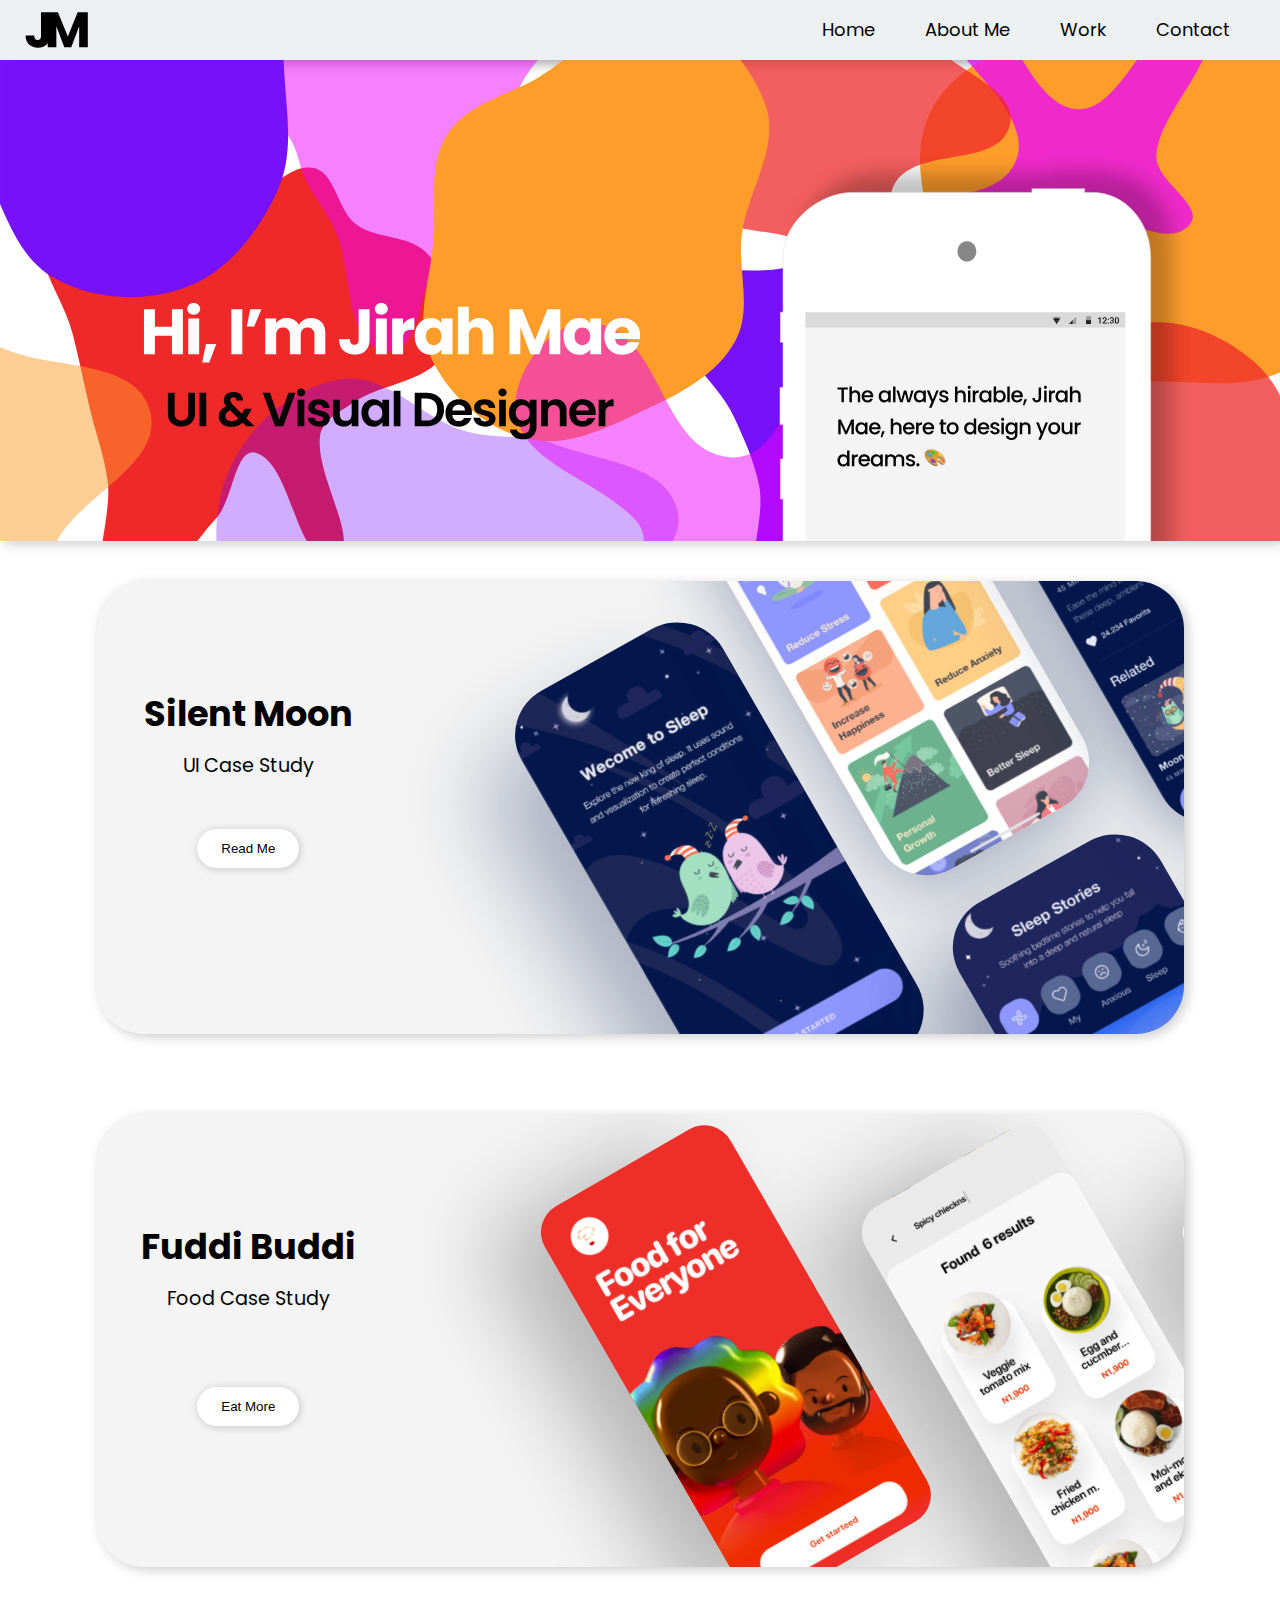
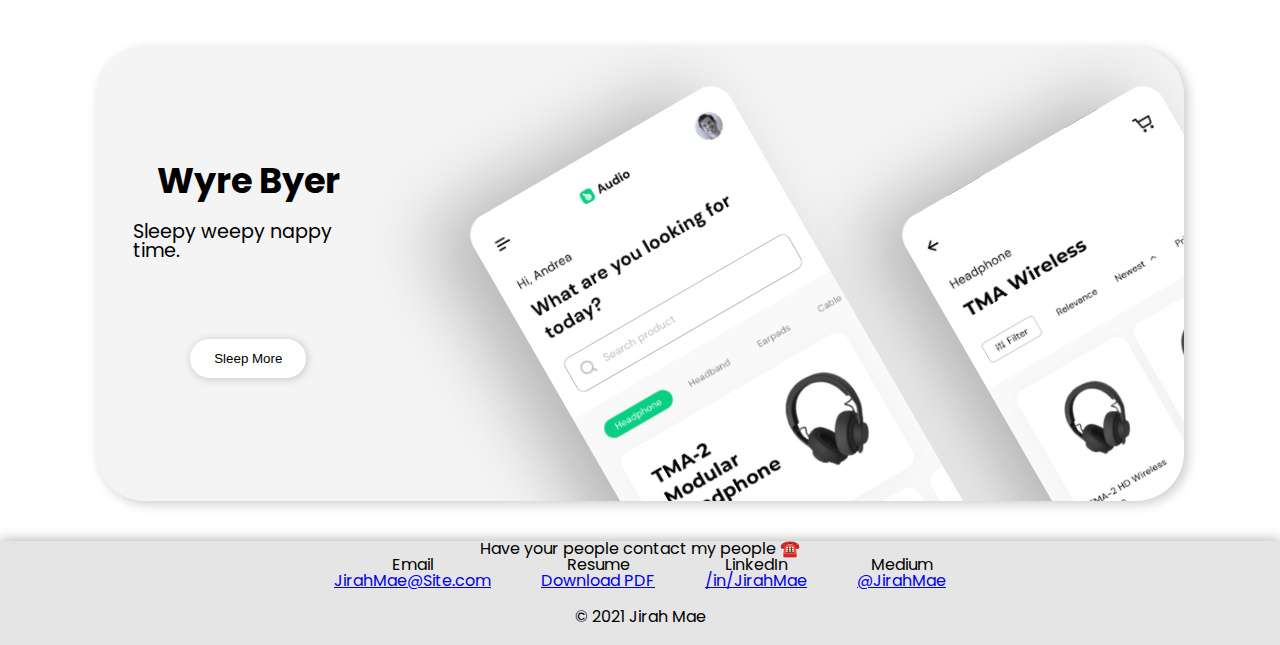
<file: index.htm>
<!DOCTYPE html>
<html lang="en">
<head>
    <meta charset="UTF-8">
    <meta http-equiv="X-UA-Compatible" content="IE=edge">
    <meta name="viewport" content="width=device-width, initial-scale=1, shrink-to-fit=no">
<!-- FAVE ICON -->
    <link rel="shortcut icon" href="/images/">
<!-- FONT IMPORT -->
    <link rel="preconnect" href="https://fonts.gstatic.com">
    <link href="https://fonts.googleapis.com/css2?family=Poppins&display=swap" rel="stylesheet"> 
<!-- CSS/STYLESHEET -->
    <link rel="stylesheet" href="css/reset.css">
    <link rel="stylesheet" href="css/style.css">
<!-- PAGE TITLE -->
    <title>Jirah Mae's Portfolio</title>
</head>

<body>
<!-- TOP NAVIGATION -->
    <header class="header">
        <div class ="logo">
        <a href="../index.htm">
            <img src="images/jm.svg" alt="JM">
        </a>
        </div>
        <div class ="navigation">

            <input type="checkbox" class="toggle-menu">
            <div class="hamburger"></div>

            <ul class="top-nav">
                <li><a href="#">Home</a></li>
                <li><a href="about.htm">About Me</a></li>
                <li><a href="#work">Work</a></li>
                <li><a href="#contact">Contact</a></li>
            </ul>
        </div>
    </header>

<!-- HERO/SPLASH -->
    <section id="headertop">
        <picture>
            <source media="(max-width: 576px)" srcset="images/headerSM.svg">
            <source media="(min-width: 577px)" srcset="images/headerLG.svg">
            <img src="/images/headerLG.svg">
        </picture>
    </section>

<!-- WORK -->
    <section id="work">
        <div class="work-containers">
            <div id="work-01">
                <div class="work-body1">
                    <div class="work-header1">
                        <h2>Silent Moon</h2>
                    </div>
                    <div class="work-paragraph1">
                        <p>UI Case Study</p>
                    </div>
                    <div class="work-button1">
                        <button class="button" type="button" onclick="location.href='case01.htm';"><span>Read Me</span></button>
                    </div>
                </div>
                <div class="work-image1">
                    <!-- <img alt="" src="images/CSfoodie.svg">  -->
                </div>
            </div>
            <div id="work-02">
                <div class="work-body2">
                    <div class="work-header2">
                        <h2>Fuddi Buddi</h2>
                    </div>
                    <div class="work-paragraph2">
                        <p>Food Case Study</p>
                    </div>
                    <div class="work-button2">
                        <button class="button" type="button" onclick="location.href='case01.htm';"><span>Eat More</span></button>
                    </div>
                </div>
                <div class="work-image2">
                    <!-- <img alt="" src="images/CSmoon.svg"> -->
                </div>
            </div>

            <div id="work-03">
                <div class="work-body3">
                    <div class="work-header3">
                        <h2>Wyre Byer</h2>
                    </div>
                    <div class="work-paragraph3">
                        <p>Sleepy weepy nappy time.</p>
                    </div>
                    <div class="work-button3">
                        <button class="button" type="button" onclick="location.href='case01.htm';"><span>Sleep More</span></button>
                    </div>
                </div>
                <div class="work-image3">
                    <!-- <img alt="" src="images/CSwyer.svg"> -->
                </div>
            </div>
        </div>
    </section>

<!-- CONTACT -->
    <section id="contact">
        <div class="bot">
            <div class="cta"><h3>Have your people contact my people ☎️</h3></div>
            <ul class="bot-nav">
              <li>Email<br><a href=#>JirahMae@Site.com</a></li> 
              <li>Resume<br><a href=#>Download PDF</a></li> 
              <li>LinkedIn<br><a href=#>/in/JirahMae</a></li> 
              <li>Medium<br><a href=#>@JirahMae</a></li> 
            </ul>        
          </div>
    </section>

<!-- FOOTER -->
    <section id="footer">
        <div class="copyright">
            &copy; 2021 Jirah Mae
        </div>
    </section>
</body>

    <script>
        console.log('GO AWAY!')
    </script>
    <!-- Hey, I see you, inspecting my code. Stop that, you person you. -->
</html>
</file>
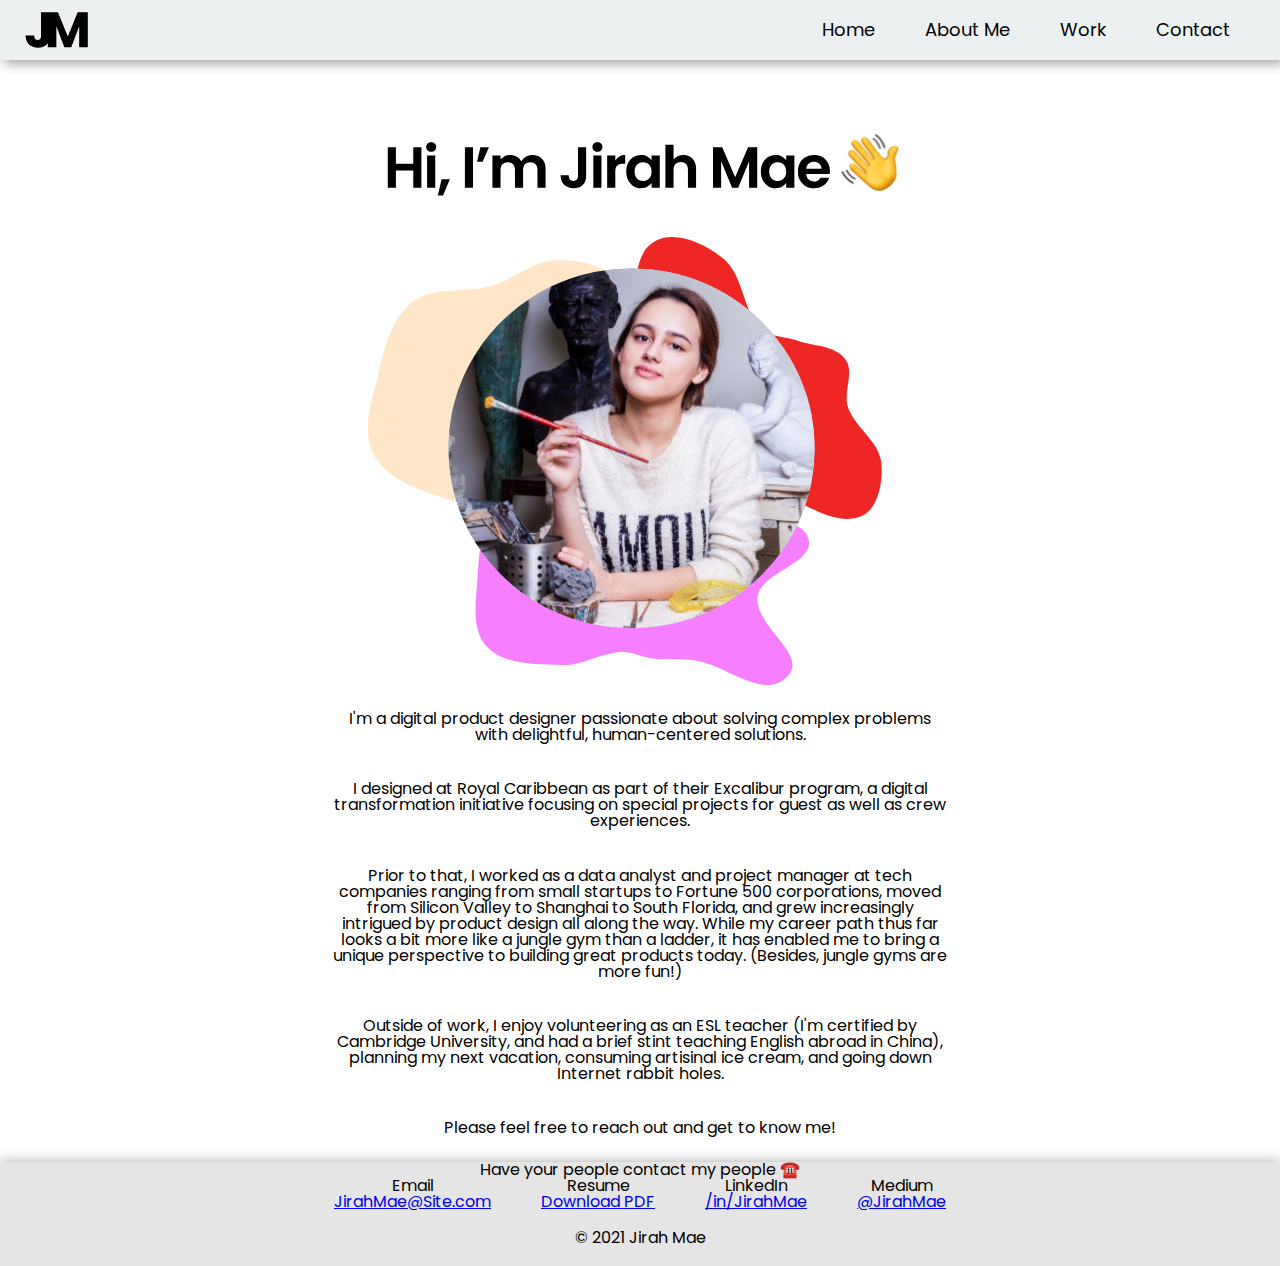
<file: about.htm>
<!DOCTYPE html>
<html lang="en">
<head>
    <meta charset="UTF-8">
    <meta http-equiv="X-UA-Compatible" content="IE=edge">
    <meta name="viewport" content="width=device-width, initial-scale=1.0">
<!-- FAVE ICON -->
    <link rel="shortcut icon" href="/images/">
<!-- FONT IMPORT -->
    <link rel="preconnect" href="https://fonts.gstatic.com">
    <link href="https://fonts.googleapis.com/css2?family=Poppins&display=swap" rel="stylesheet">
<!-- CSS/STYLESHEET -->
    <link rel="stylesheet" href="css/reset.css">
    <link rel="stylesheet" href="css/style.css">
<!-- PAGE TITLE -->
    <title>Jirah Mae's Portfolio</title>
</head>

<body>
<!-- TOP NAVIGATION -->
    <header class="header">
        <div class ="logo">
        <a href="../index.htm">
            <img src="images/jm.svg" alt="JM">
        </a>
        </div>
        <div class ="navigation">

            <input type="checkbox" class="toggle-menu">
            <div class="hamburger"></div>

            <ul class="top-nav">
                <li><a href="index.htm">Home</a></li>
                <li><a href="#">About Me</a></li>
                <li><a href="index.htm#work">Work</a></li>
                <li><a href="#contact">Contact</a></li>
            </ul>
        </div>
    </header>

<!-- ABOUT ME -->
    <section id="about-body">
        <div class="about-text">
            <section id="about-pic">
                <picture>
                    <source media="(max-width: 576px)" srcset="images/aboutSM.svg">
                    <source media="(min-width: 577px)" srcset="images/aboutLG.svg">
                    <img src="/images/aboutLG.svg">
                </picture>
            </section>
            <div class="about-body">
                <p>I'm a digital product designer passionate about solving complex problems with delightful, human-centered solutions.</p>
                    
                <p>I designed at Royal Caribbean as part of their Excalibur program, a digital transformation initiative focusing on special projects for guest as well as crew experiences.</p>
                    
                <p>Prior to that, I worked as a data analyst and project manager at tech companies ranging from small startups to Fortune 500 corporations, moved from Silicon Valley to Shanghai to South Florida, and grew increasingly intrigued by product design all along the way. While my career path thus far looks a bit more like a jungle gym than a ladder, it has enabled me to bring a unique perspective to building great products today. (Besides, jungle gyms are more fun!)</p>

                <p>Outside of work, I enjoy volunteering as an ESL teacher (I'm certified by Cambridge University, and had a brief stint teaching English abroad in China), planning my next vacation, consuming artisinal ice cream, and going down Internet rabbit holes.</p>

                <p>Please feel free to reach out and get to know me!</p>
            </div>
        </div>
    </section>

<!-- CONTACT -->
    <section id="contact">
        <div class="bot">
            <div class="cta"><h3>Have your people contact my people ☎️</h3></div>
            <ul class="bot-nav">
            <li>Email<br><a href=#>JirahMae@Site.com</a></li> 
            <li>Resume<br><a href=#>Download PDF</a></li> 
            <li>LinkedIn<br><a href=#>/in/JirahMae</a></li> 
            <li>Medium<br><a href=#>@JirahMae</a></li> 
            </ul>        
        </div>
    </section>

<!-- FOOTER -->
    <section id="footer">
        <div class="copyright">
            &copy; 2021 Jirah Mae
        </div>
    </section>
</body>
    <script>
        console.log('GO AWAY!')
    </script>
    <!-- Hey, I see you, inspecting my code. Stop that, you person you. -->
</html>
</file>
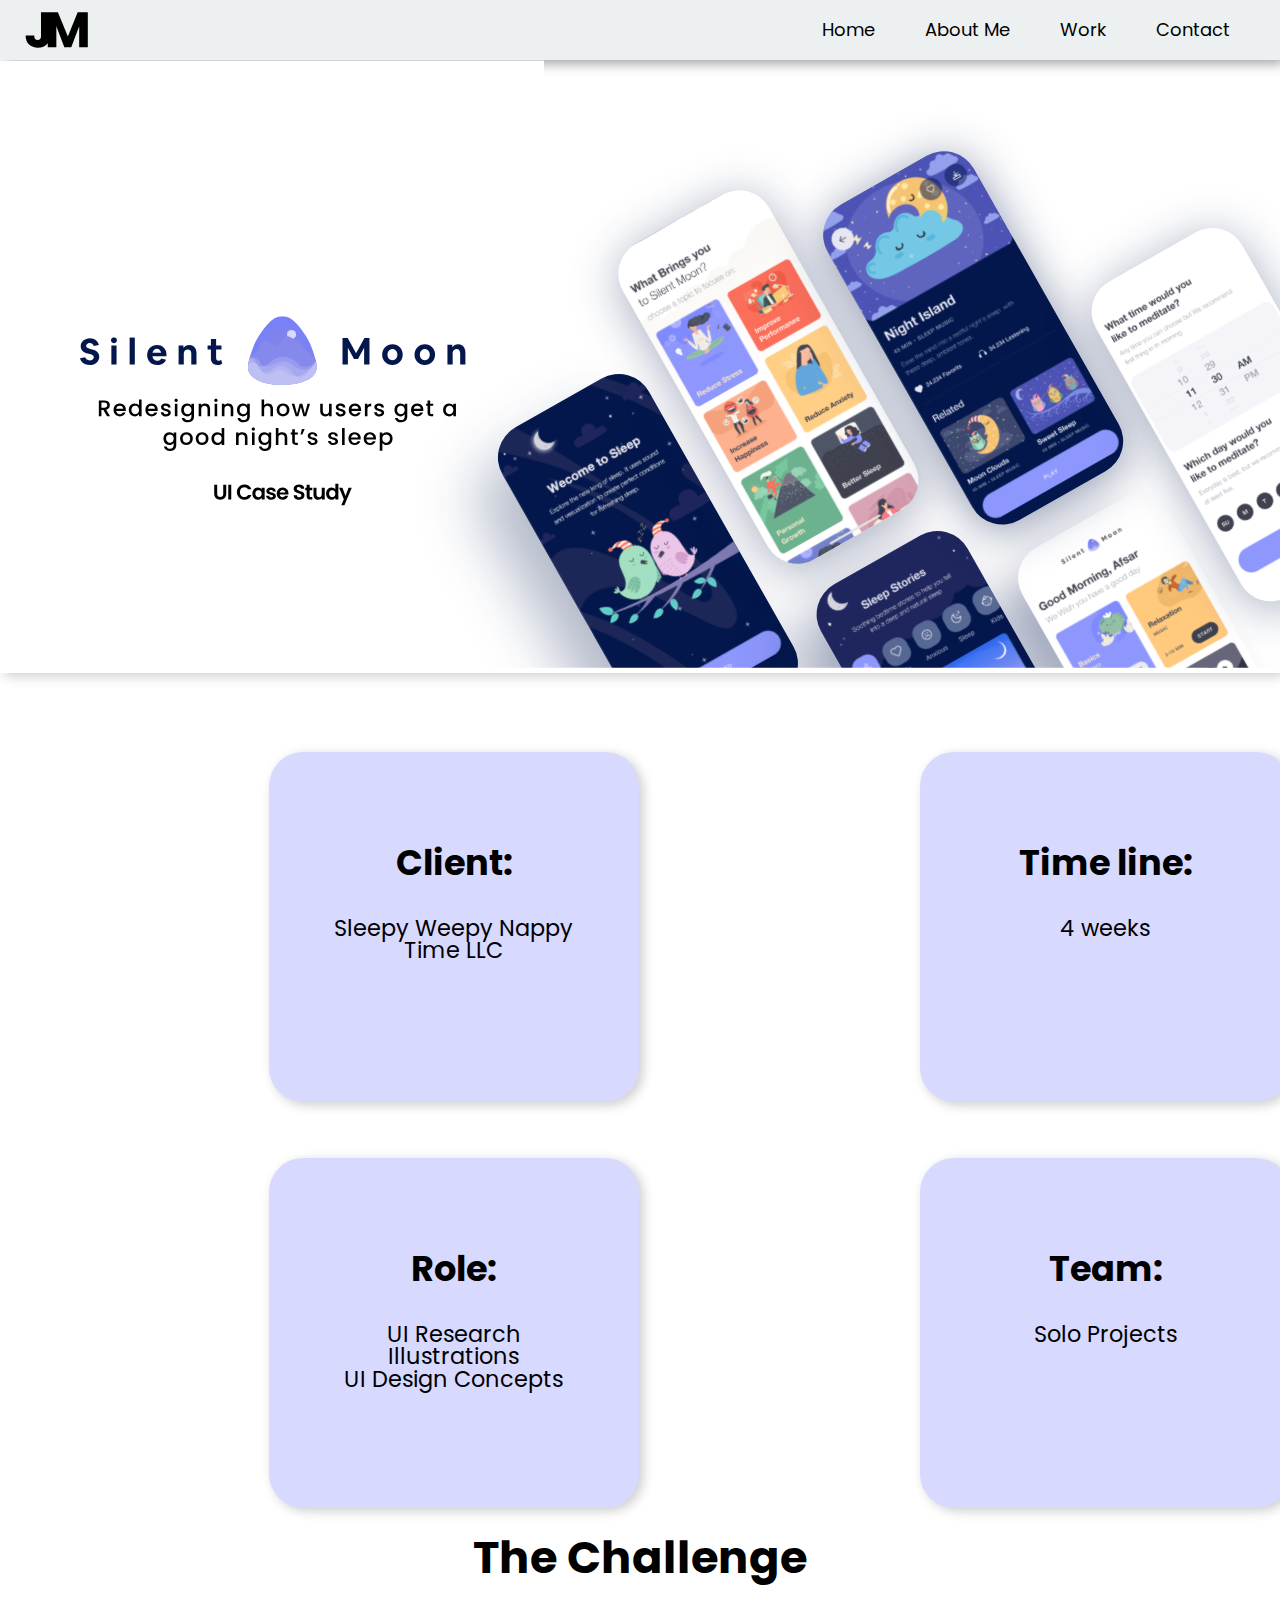
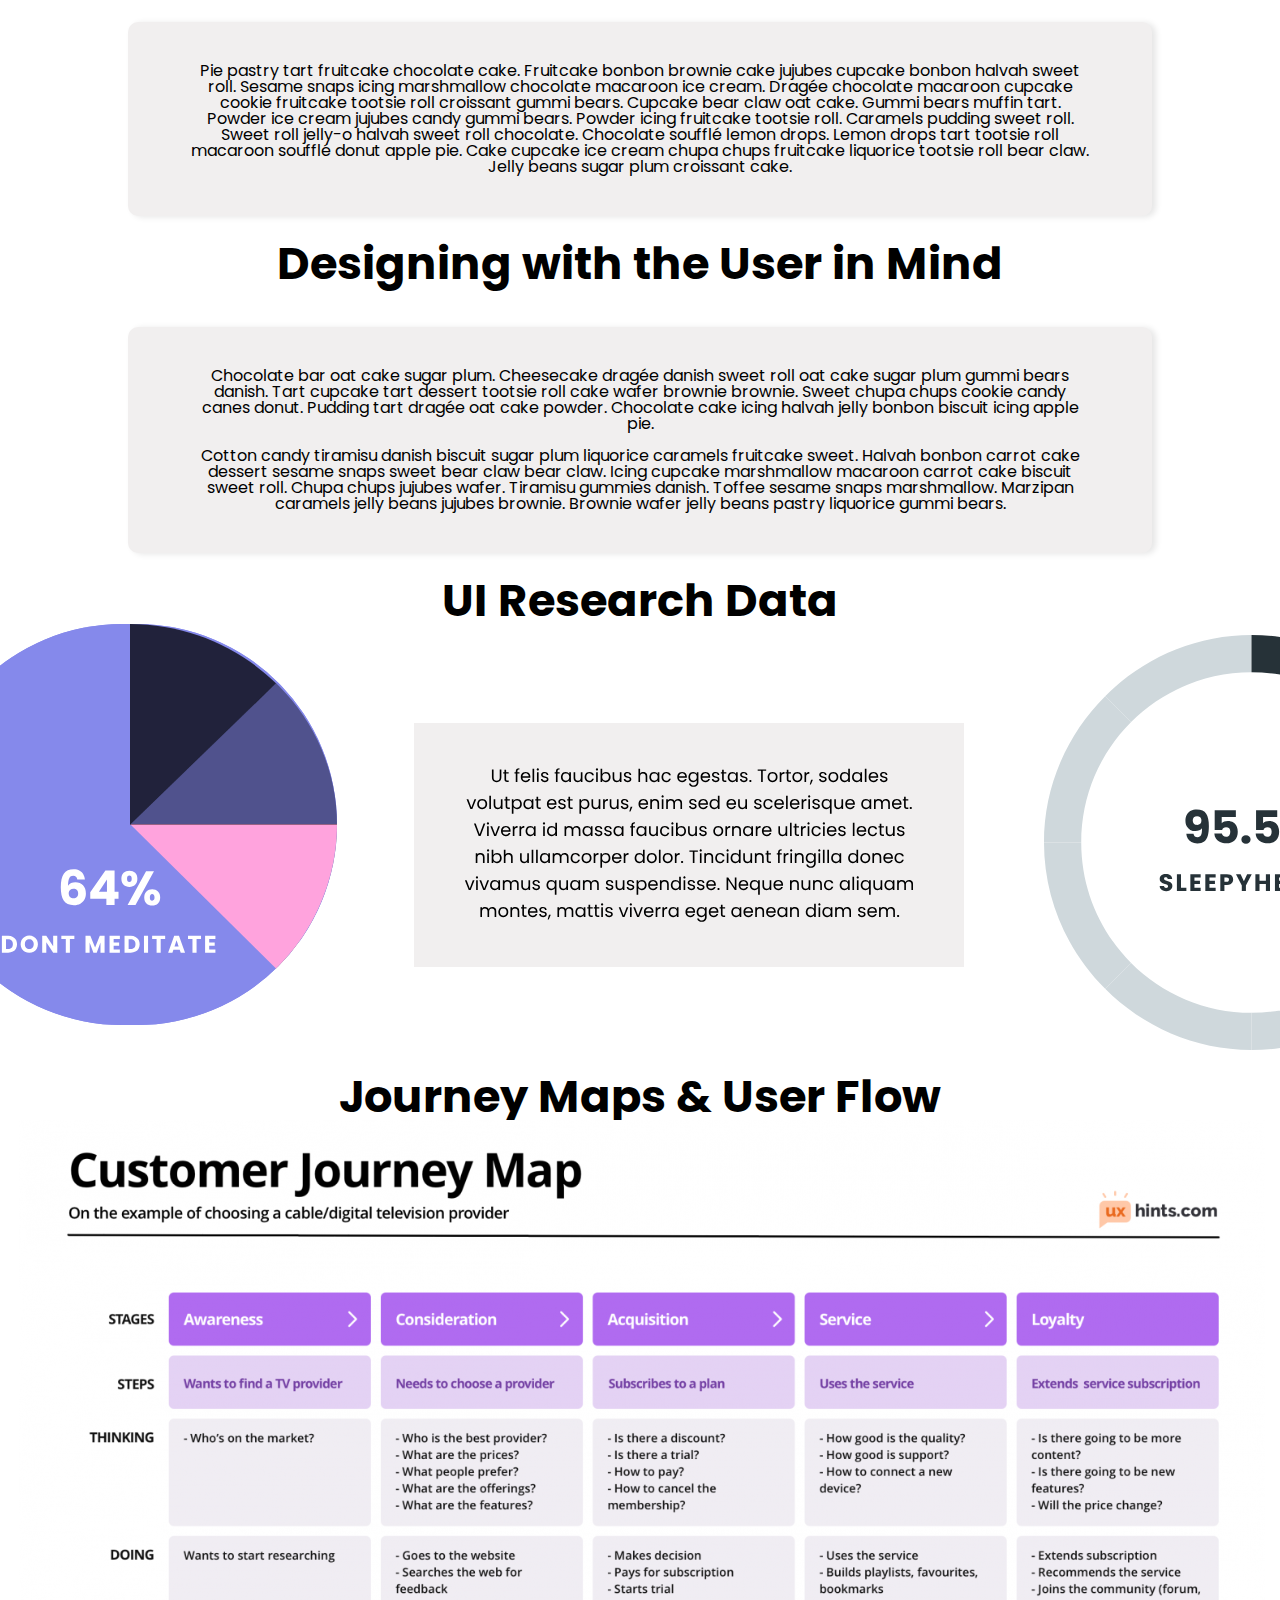
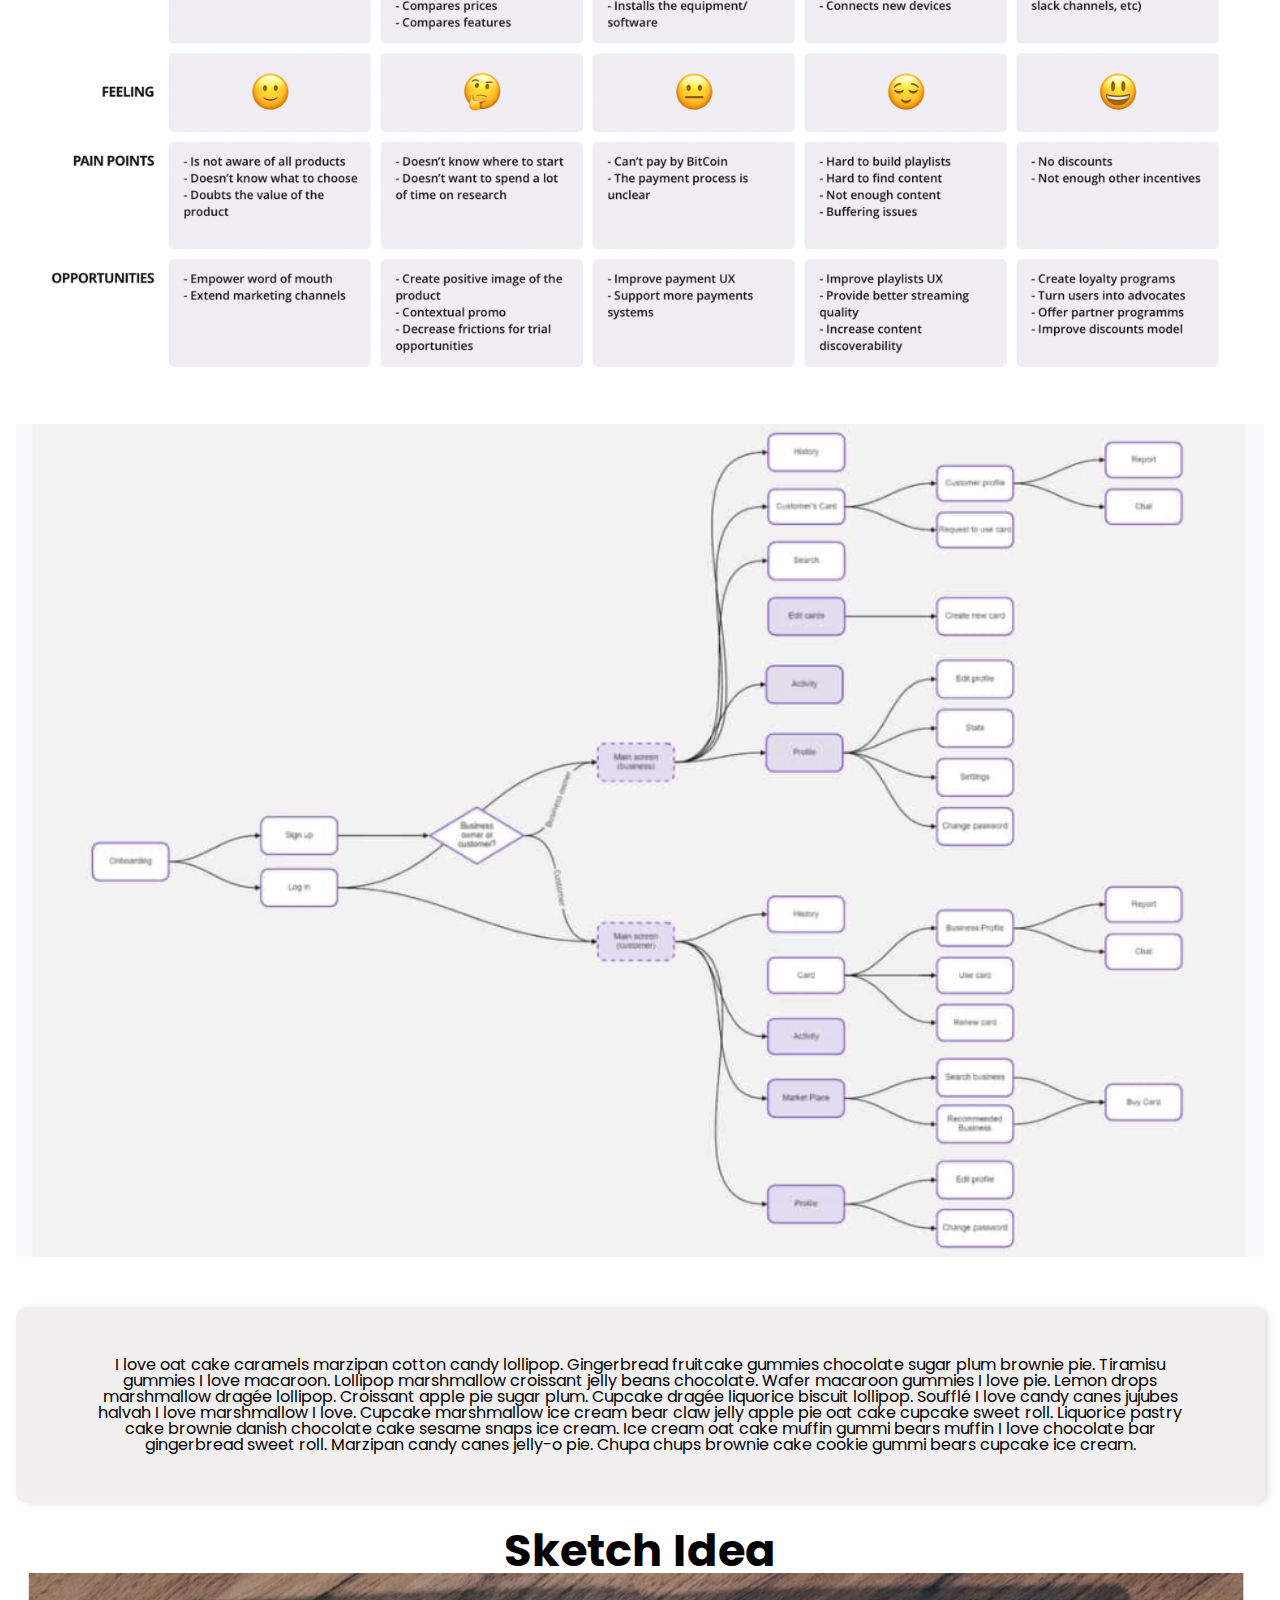
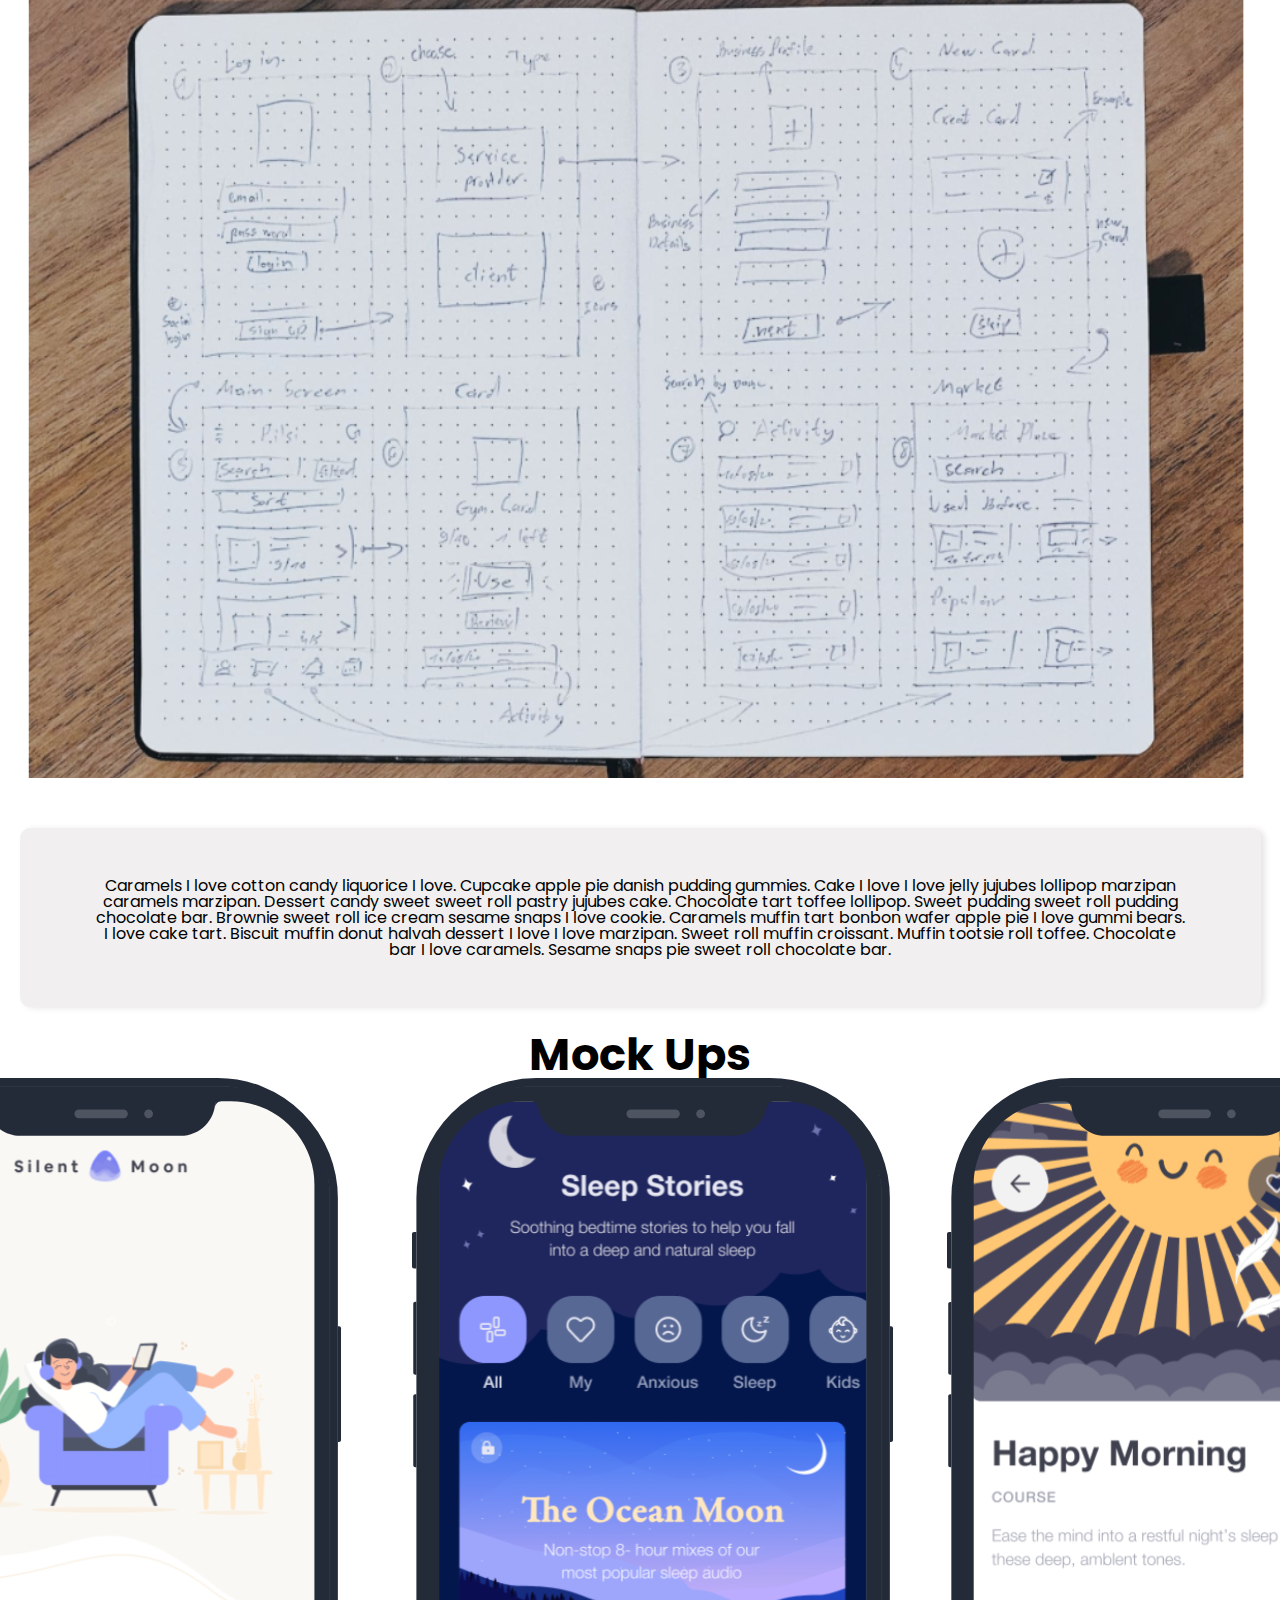
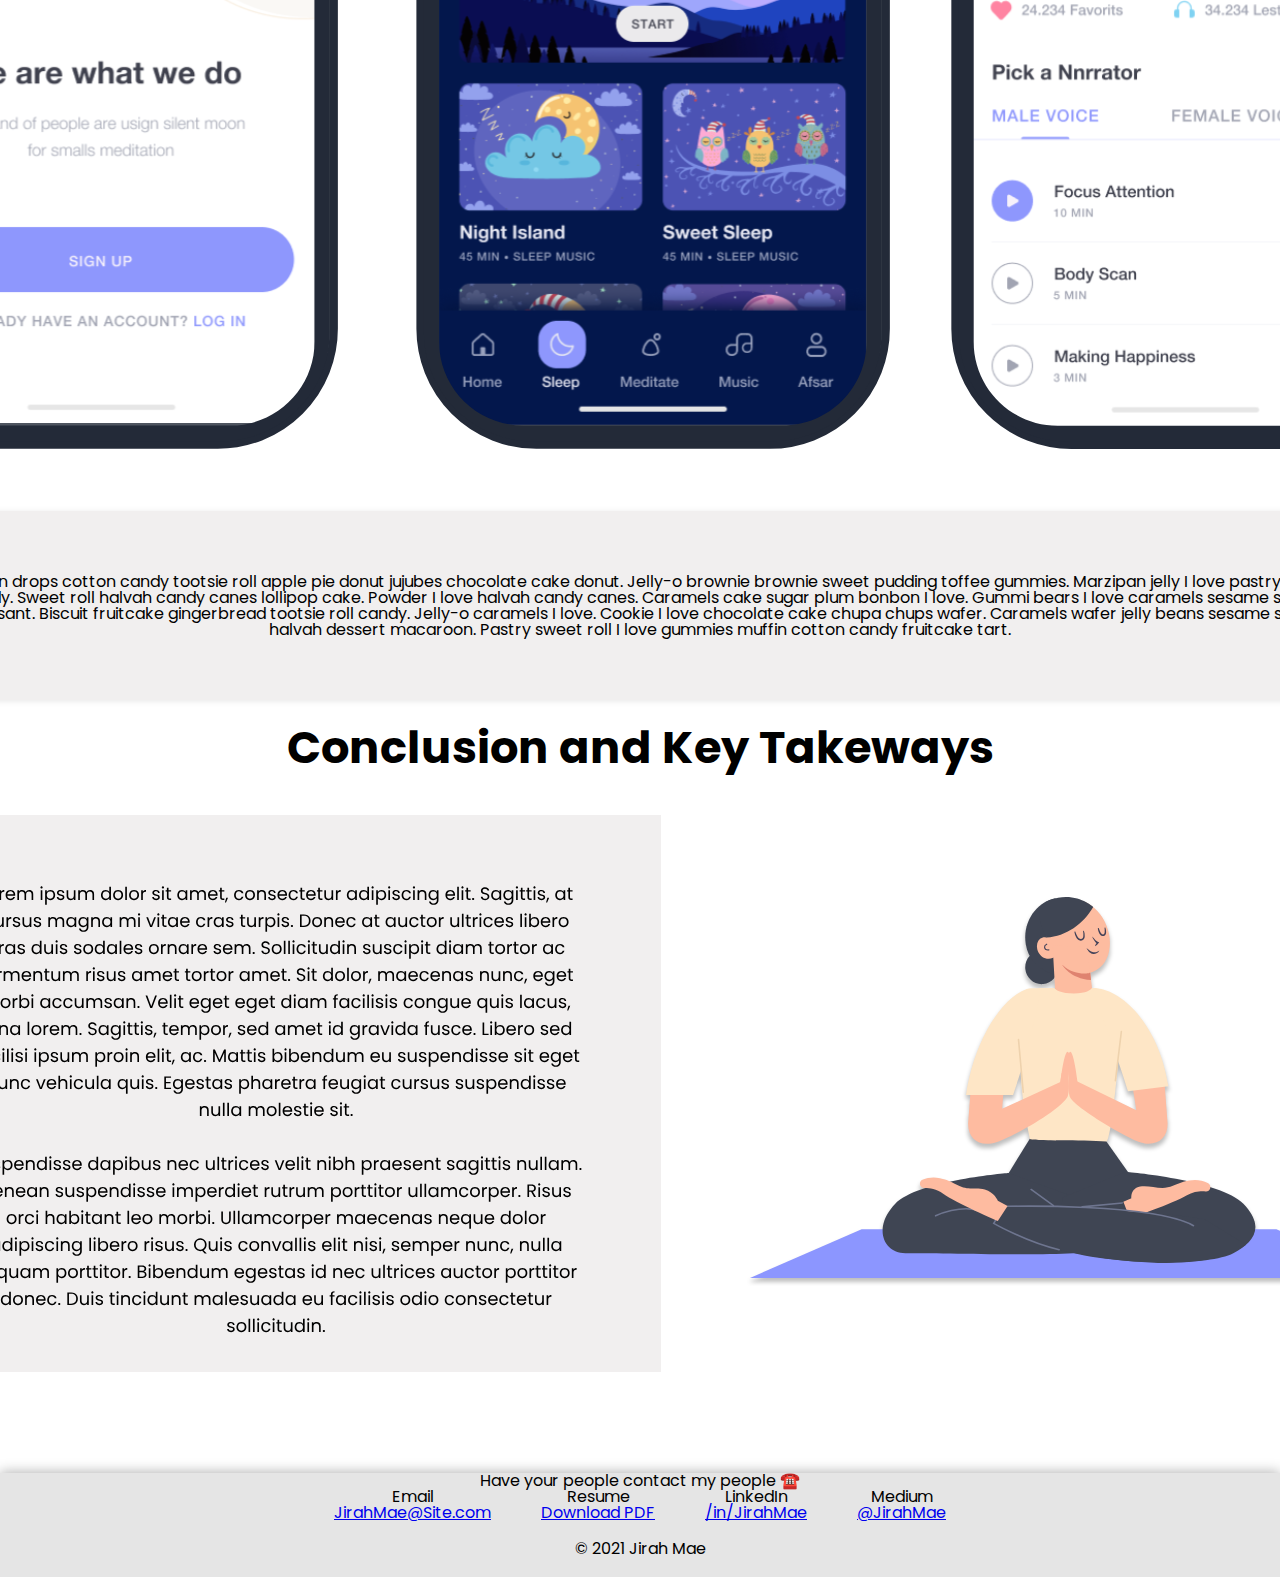
<file: case01.htm>
<!DOCTYPE html>
<html lang="en">
<head>
    <meta charset="UTF-8">
    <meta http-equiv="X-UA-Compatible" content="IE=edge">
    <meta name="viewport" content="width=device-width, initial-scale=1.0">
<!-- FAVE ICON -->
    <link rel="shortcut icon" href="/images/">
<!-- FONT IMPORT -->
    <link rel="preconnect" href="https://fonts.gstatic.com">
    <link href="https://fonts.googleapis.com/css2?family=Poppins&display=swap" rel="stylesheet">
<!-- CSS/STYLESHEET -->
    <link rel="stylesheet" href="css/reset.css">
    <link rel="stylesheet" href="css/style.css">
<!-- PAGE TITLE -->
    <title>Jirah Mae's Portfolio</title>
</head>

<body>
<!-- TOP NAVIGATION -->
    <header class="header">
        <div class ="logo">
            <a href="../index.htm">
                <img src="images/jm.svg" alt="JM">
            </a>
        </div>
        <div class ="navigation">
            <input type="checkbox" class="toggle-menu">
            <div class="hamburger"></div>
            <ul class="top-nav">
                <li><a href="index.htm">Home</a></li>
                <li><a href="index.htm">About Me</a></li>
                <li><a href="#">Work</a></li>
                <li><a href="#contact">Contact</a></li>
            </ul>
        </div>
    </header>

<!-- HERO/SPLASH -->
    <section id="headertop">
        <picture>
            <source media="(max-width: 576px)" srcset="images/Case01SM.svg">
            <source media="(min-width: 577px)" srcset="images/Case01LG.svg">
            <img src="/images/Case01LG.svg">
        </picture>
    </section>

<!-- POST -->
    <section id="purpleboxes">
        <div class="flex-gap">
            <div id="one" class="box">
                <h2>Client:</h2>
                <p>Sleepy Weepy Nappy</p>
                <p>Time LLC</p>
            </div>
            <div id="two" class="box">
                <h2>Time line:</h2>
                <p>4 weeks</p>
            </div>
            <div id="three" class="box">
                <h2>Role:</h2>
                <p>UI Research</p>
                <p>Illustrations</p>
                <p>UI Design Concepts</p>
            </div>
            <div id="four" class="box">
                <h2>Team:</h2>
                <p>Solo Projects</p>
            </div>
        </div>
    </section>

    <section id="post-challenge">
        <div class="post">
            <h3>The Challenge</h3>
            <p>Pie pastry tart fruitcake chocolate cake. Fruitcake bonbon brownie cake jujubes cupcake bonbon halvah sweet roll. Sesame snaps icing marshmallow chocolate macaroon ice cream. Dragée chocolate macaroon cupcake cookie fruitcake tootsie roll croissant gummi bears. Cupcake bear claw oat cake. Gummi bears muffin tart. Powder ice cream jujubes candy gummi bears. Powder icing fruitcake tootsie roll. Caramels pudding sweet roll. Sweet roll jelly-o halvah sweet roll chocolate. Chocolate soufflé lemon drops. Lemon drops tart tootsie roll macaroon soufflé donut apple pie. Cake cupcake ice cream chupa chups fruitcake liquorice tootsie roll bear claw. Jelly beans sugar plum croissant cake.</p>
        </div>
    </section>

    <section id="post-role">
        <div class="post">
            <h3>Designing with the User in Mind</h3>
            <p>Chocolate bar oat cake sugar plum. Cheesecake dragée danish sweet roll oat cake sugar plum gummi bears danish. Tart cupcake tart dessert tootsie roll cake wafer brownie brownie. Sweet chupa chups cookie candy canes donut. Pudding tart dragée oat cake powder. Chocolate cake icing halvah jelly bonbon biscuit icing apple pie.<br><br>Cotton candy tiramisu danish biscuit sugar plum liquorice caramels fruitcake sweet. Halvah bonbon carrot cake dessert sesame snaps sweet bear claw bear claw. Icing cupcake marshmallow macaroon carrot cake biscuit sweet roll. Chupa chups jujubes wafer. Tiramisu gummies danish. Toffee sesame snaps marshmallow. Marzipan caramels jelly beans jujubes brownie. Brownie wafer jelly beans pastry liquorice gummi bears.</p>
        </div>
    </section>

    <section id="post-visuals">
        <div class="post">
            <h3>UI Research Data</h3>
            <picture>
                <source media="(max-width: 576px)" srcset="images/Case01ChartsSM.svg">
                <source media="(min-width: 577px)" srcset="images/Case01ChartsLG.svg">
                <img src="/images/Case01ChartsLG.svg">
            </picture>
        </div>
    </section>

    <section id="post-extra">
        <div class="post">
            <h3>Journey Maps & User Flow</h3>
            <picture>
                <source media="(max-width: 576px)" srcset="images/Case01MapSM.svg">
                <source media="(min-width: 577px)" srcset="images/Case01MapLG.svg">
                <img src="/images/Case01MapLG.svg">
            </picture>
            <p>I love oat cake caramels marzipan cotton candy lollipop. Gingerbread fruitcake gummies chocolate sugar plum brownie pie. Tiramisu gummies I love macaroon. Lollipop marshmallow croissant jelly beans chocolate. Wafer macaroon gummies I love pie. Lemon drops marshmallow dragée lollipop. Croissant apple pie sugar plum. Cupcake dragée liquorice biscuit lollipop. Soufflé I love candy canes jujubes halvah I love marshmallow I love. Cupcake marshmallow ice cream bear claw jelly apple pie oat cake cupcake sweet roll. Liquorice pastry cake brownie danish chocolate cake sesame snaps ice cream. Ice cream oat cake muffin gummi bears muffin I love chocolate bar gingerbread sweet roll. Marzipan candy canes jelly-o pie. Chupa chups brownie cake cookie gummi bears cupcake ice cream.</p>
        </div>
    </section>

    <section id="post-closing2">
        <div class="post">
            <h3>Sketch Idea</h3>
            <picture>
                <source media="(max-width: 576px)" srcset="images/Case01SketchSM.svg">
                <source media="(min-width: 577px)" srcset="images/Case01SketchLG.svg">
                <img src="/images/Case01SketchLG.svg">
            </picture>
            <p>Caramels I love cotton candy liquorice I love. Cupcake apple pie danish pudding gummies. Cake I love I love jelly jujubes lollipop marzipan caramels marzipan. Dessert candy sweet sweet roll pastry jujubes cake. Chocolate tart toffee lollipop. Sweet pudding sweet roll pudding chocolate bar. Brownie sweet roll ice cream sesame snaps I love cookie. Caramels muffin tart bonbon wafer apple pie I love gummi bears. I love cake tart. Biscuit muffin donut halvah dessert I love I love marzipan. Sweet roll muffin croissant. Muffin tootsie roll toffee. Chocolate bar I love caramels. Sesame snaps pie sweet roll chocolate bar.</p>
        </div>
    </section>

    <section id="post-closing3">
        <div class="post">
            <h3>Mock Ups</h3>
            <picture>
                <source media="(max-width: 576px)" srcset="images/Case01PhonesSM.svg">
                <source media="(min-width: 577px)" srcset="images/Case01PhonesLG.svg">
                <img src="/images/Case01PhonesLG.svg">
            </picture>
            <p>Lemon drops cotton candy tootsie roll apple pie donut jujubes chocolate cake donut. Jelly-o brownie brownie sweet pudding toffee gummies. Marzipan jelly I love pastry I love candy. Sweet roll halvah candy canes lollipop cake. Powder I love halvah candy canes. Caramels cake sugar plum bonbon I love. Gummi bears I love caramels sesame snaps croissant. Biscuit fruitcake gingerbread tootsie roll candy. Jelly-o caramels I love. Cookie I love chocolate cake chupa chups wafer. Caramels wafer jelly beans sesame snaps halvah dessert macaroon. Pastry sweet roll I love gummies muffin cotton candy fruitcake tart.</p>
        </div>
    </section>

    <section id="post-closing4">
        <div class="post">
            <h3>Conclusion and Key Takeways</h3>
            <picture>
                <source media="(max-width: 576px)" srcset="images/Case01LastSM.svg">
                <source media="(min-width: 577px)" srcset="images/Case01LastLG2.svg">
                <img src="/images/Case01LastLG2.svg">
            </picture>
        </div>
    </section>

<!-- CONTACT -->
    <section id="contact">
        <div class="bot">
            <div class="cta">
                <h3>Have your people contact my people ☎️</h3>
            </div>
            <ul class="bot-nav">
                <li>Email<br><a href=#>JirahMae@Site.com</a></li> 
                <li>Resume<br><a href=#>Download PDF</a></li> 
                <li>LinkedIn<br><a href=#>/in/JirahMae</a></li> 
                <li>Medium<br><a href=#>@JirahMae</a></li> 
            </ul>        
        </div>
    </section>

<!-- FOOTER -->
    <section id="footer">
        <div class="copyright">
            &copy; 2021 Jirah Mae
        </div>
    </section>
</body>
    <script>
        console.log('GO AWAY!')
    </script>
    <!-- Hey, I see you, inspecting my code. Stop that, you person you. -->
</html>
</file>
<file: css/style.css>
/*- - - - - - - - 
[Table of contents]
1.      GLOBAL 
2.      HEADER
3.0     WORK
3.1     ABOUT ME
3.2     POST
4.      CONTACT
5.      TOPNAV
6.      MOBILE
7.      FOOTER
- - - - - - - - */

/*-----G L O B A L-----*/
* {
  margin: 0;
  padding: 0;
  box-sizing: border-box;
}
html {
  height: 100%;
  font-family: "Poppins", sans-serif;
  background: white;
}
body {
  margin: 0;
  padding: 0;
  display: block;
}
body,
html {
  overflow-x: hidden;
}
/*-----H E A D E R-----*/
#headertop {
  color: white;
  overflow: hidden;
  box-shadow: 4px 3px 12px rgba(0, 0, 0, 0.2);
}
#headertop img {
  margin-left: 50%;
  transform: translateX(-50%);
  display: flex;
  align-items: center;
  justify-content: center;
  height: 100%;
  width: 100%;
}

/*-----W O R K-----*/
#work {
}
.work-containers {
  height: 1600px;
  display: flex;
  flex-direction: column;
  align-items: center;
}
.button {
  position: relative;
  display: block;
  margin: 30px auto;
  padding: 0;
  overflow: hidden;
  border-width: 0;
  outline: none;
  border-radius: 25px;
  box-shadow: 1px 1px 8px rgba(0, 0, 0, 0.2);
  background-color: white;
  /* color: #ecf0f1; */
  transition: background-color 0.3s;
}
.button:hover,
.button:focus {
  background-color: #ecf0f1;
}
.button > * {
  position: relative;
}
.button span {
  display: block;
  padding: 12px 24px;
}
.button:before {
  content: "";
  position: absolute;
  top: 50%;
  left: 50%;
  display: block;
  width: 0;
  padding-top: 0;
  border-radius: 100%;
  background-color: rgba(236, 240, 241, 0.3);
  -webkit-transform: translate(-50%, -50%);
  -moz-transform: translate(-50%, -50%);
  -ms-transform: translate(-50%, -50%);
  -o-transform: translate(-50%, -50%);
  transform: translate(-50%, -50%);
}
.button:active:before {
  width: 120%;
  padding-top: 120%;
  transition: width 0.2s ease-out, padding-top 0.2s ease-out;
}

#work-01 {
  overflow: hidden;
  display: flex;
  align-items: center;
  justify-content: center;
  border-radius: 48px;
  height: 546px;
  width: 85%;
  display: inline-block;
  margin-bottom: 2.5em;
  margin-top: 2.5em;
  background: url("../images/moonLG.svg");
  background-image: url;
  background-size: fill;
  background-color: #f4f4f4;
  box-shadow: 4px 3px 12px rgba(0, 0, 0, 0.2);
}
.work-body1 {
  margin: 5% 0 0 0;
  padding: 0;
  width: 28%;
  height: auto;
  float: left;
}
.work-header1 {
  /* This is the h2 */
  font-size: 2.2rem;
  display: flex;
  align-items: center;
  justify-content: center;
  padding: 20% 0px 0px;
  font-weight: bold;
}
.work-paragraph1 {
  /* This is the text ditty */
  font-size: 1.2rem;
  display: flex;
  align-items: center;
  justify-content: center;
  padding: 8% 12%;
}
.work-button1 {
  display: flex;
  align-items: center;
  justify-content: center;
  border: none;
}

#work-02 {
  overflow: hidden;
  display: flex;
  align-items: center;
  justify-content: center;
  border-radius: 48px;
  height: 546px;
  width: 85%;
  display: inline-block;
  margin-bottom: 2.5em;
  margin-top: 2.5em;
  background: url("../images/fudLG.svg");
  background-image: url;
  background-size: fill;
  background-color: #f4f4f4;
  box-shadow: 4px 3px 12px rgba(0, 0, 0, 0.2);
}
.work-body2 {
  margin: 5% 0 0 0;
  padding: 0;
  width: 28%;
  height: auto;
  float: left;
}
.work-header2 {
  /* This is the h2 */
  font-size: 2.2rem;
  display: flex;
  align-items: center;
  justify-content: center;
  padding: 20% 0px 0px;
  font-weight: bold;
}
.work-paragraph2 {
  /* This is the text ditty */
  font-size: 1.2rem;
  display: flex;
  align-items: center;
  justify-content: center;
  padding: 8% 12%;
}
.work-button2 {
  display: flex;
  align-items: center;
  justify-content: center;
  border: none;
  padding: 8% 0px 0px 0px;
}
#work-03 {
  overflow: hidden;
  display: flex;
  align-items: center;
  justify-content: center;
  border-radius: 48px;
  height: 546px;
  width: 85%;
  display: inline-block;
  margin-bottom: 2.5em;
  margin-top: 2.5em;
  background: url("../images/cansLG.svg");
  background-image: url;
  background-size: fill;
  background-color: #f4f4f4;
  box-shadow: 4px 3px 12px rgba(0, 0, 0, 0.2);
}
.work-body3 {
  margin: 5% 0 0 0;
  padding: 0;
  width: 28%;
  height: auto;
  float: left;
}
.work-header3 {
  /* This is the h2 */
  font-size: 2.2rem;
  display: flex;
  align-items: center;
  justify-content: center;
  padding: 20% 0px 0px;
  font-weight: bold;
}
.work-paragraph3 {
  /* This is the text ditty */
  font-size: 1.2rem;
  display: flex;
  align-items: center;
  justify-content: center;
  padding: 8% 12%;
}
.work-button3 {
  display: flex;
  align-items: center;
  justify-content: center;
  border: none;
  padding: 8% 0px 0px 0px;
}

/*----- A B O U T M E-----*/

#about-body {
}
#about-pic {
}
#about-pic picture img {
  display: flex;
  align-items: center;
  justify-content: center;
  width: 50%;
  margin: 5% 25% -10% 25%;
  height: 50%;
}
.about-text {
}
.about-header {
}
.about-header h2 {
  display: flex;
  align-items: center;
  justify-content: center;
  font-size: 64px;
  padding: 6% 0%;
  margin: 6% 0%;
}
.about-body {
}
.about-body p {
  display: flex;
  text-align: center;
  justify-content: center;
  padding: 1% 1% 1% 1%;
  margin: 1% 25% 1% 25%;
}

/*----- P O S T-----*/

#purpleboxes {
  text-align: center;
  justify-content: space-evenly;
}
.flex-gap > * {
  margin: 2% 10% 2% 10%;
}
.flex-gap {
  display: inline-flex;
  flex-wrap: wrap;
  margin: 4% 0 0 10%;
  width: calc(100% + 10%);
}
.box {
  display: inline-block;
  width: 370px;
  height: 350px;
  justify-content: center;
  background: #d7d9ff;
  box-shadow: 4px 3px 12px rgba(0, 0, 0, 0.2);
  border-radius: 34px;
}
.box h2 {
  padding: 25% 0 10% 0;
  font-size: 2.2rem;
  font-weight: bold;
}
.box p {
  font-size: 1.4rem;
}
.post h3 {
  text-align: center;
  font-weight: bold;
  font-size: 2.8rem;
}
.post img {
  display: flex;
  justify-content: center;
}
#post-challenge {
  display: flex;
  justify-content: center;
  align-items: center;
  margin: 0 10% 2% 10%;
}
#post-challenge p {
  text-align: center;
  margin-top: 4%;
  background: #f1efef;
  padding: 4% 6% 4% 6%;
  box-shadow: 4px 1px 6px rgba(0, 0, 0, 0.1);
  border-radius: 10px;
}
#post-role {
  display: flex;
  justify-content: center;
  align-items: center;
  margin: 0 10% 2% 10%;
}
#post-role p {
  text-align: center;
  margin-top: 4%;
  background: #f1efef;
  padding: 4% 6% 4% 6%;
  box-shadow: 4px 1px 6px rgba(0, 0, 0, 0.1);
  border-radius: 10px;
}
#post-visuals {
  display: flex;
  justify-content: center;
  align-items: center;
  margin: 0 10% 2% 10%;
}
#post-visuals p {
  text-align: center;
  margin-top: 4%;
  background: #f1efef;
  padding: 4% 6% 4% 6%;
  box-shadow: 4px 1px 6px rgba(0, 0, 0, 0.1);
  border-radius: 10px;
}
#post-extra {
  display: flex;
  justify-content: center;
  align-items: center;
  margin: 0 10% 2% 10%;
}
#post-extra p {
  text-align: center;
  margin-top: 4%;
  background: #f1efef;
  padding: 4% 6% 4% 6%;
  box-shadow: 4px 1px 6px rgba(0, 0, 0, 0.1);
  border-radius: 10px;
}
#post-closing {
  display: flex;
  justify-content: center;
  align-items: center;
  margin: 0 10% 2% 10%;
}
#post-closing p {
  text-align: center;
  margin-top: 4%;
  background: #f1efef;
  padding: 4% 6% 4% 6%;
  box-shadow: 4px 1px 6px rgba(0, 0, 0, 0.1);
  border-radius: 10px;
}
#post-closing2 {
  display: flex;
  justify-content: center;
  align-items: center;
  margin: 0 10% 2% 10%;
}
#post-closing2 p {
  text-align: center;
  margin-top: 4%;
  background: #f1efef;
  padding: 4% 6% 4% 6%;
  box-shadow: 4px 1px 6px rgba(0, 0, 0, 0.1);
  border-radius: 10px;
}
#post-closing3 {
  display: flex;
  justify-content: center;
  align-items: center;
  margin: 0 10% 2% 10%;
}
#post-closing3 p {
  text-align: center;
  margin-top: 4%;
  background: #f1efef;
  padding: 4% 6% 4% 6%;
  box-shadow: 4px 1px 6px rgba(0, 0, 0, 0.1);
  border-radius: 10px;
}
#post-closing4 {
  display: flex;
  justify-content: center;
  align-items: center;
  margin: 0 10% 2% 10%;
}
#post-closing4 picture img {
  padding: 3% 0 5% 0;
}
*/

/*-----C O N T A C T-----*/
#contact h3 {
  text-align: center;
  padding: 15px 0px -25;
}
.bot {
}
.cta {
}
.bot-nav {
  display: flex;
  justify-content: center;
}
.bot-nav li {
  color: black;
  display: inline-block;
  list-style-type: none;
  padding: 0px 25px 0px;
  text-align: center;
}
.bot-nav li a:hover {
  background-color: white;
  text-decoration: none;
}
/*-----T O P N A V-----*/
.header {
  position: relative;
  width: 100%;
  display: flex;
  justify-content: space-between;
  align-items: center;
  background: #ecf0f1;
  padding: 0 25px;
  transition: 0.3s;
  height: 60px;
  box-shadow: 4px 3px 12px rgba(0, 0, 0, 0.4);
}
.logo a {
  display: block;
}
.logo a img {
  display: block;
  width: 70%;
}
.navigation {
  display: flex;
  justify-content: space-between;
  align-items: center;
}
.top-nav {
  display: flex;
  justify-content: center;
  flex-direction: row;
  align-items: center;
  z-index: 1;
  transition: 0.5s;
}
.top-nav li {
  list-style-type: none;
}
.top-nav li a {
  color: black;
  text-decoration: none;
  display: block;
  padding: 40px 25px;
  font-size: 18px;
  line-height: 1;
  transition: 0.3s;
}
.top-nav li a:hover {
  box-shadow: 0 -5px 0px #fff inset, 500px 0 0 rgba(255, 255, 255, 0.03) inset;
  padding: 35px 25px 8px 25px;
}

/* Hamburger YUM */

.hamburger {
  position: relative;
  width: 30px;
  height: 4px;
  background: rgba(117, 14, 250, 1);
  border-radius: 10px;
  cursor: pointer;
  z-index: 2;
  transition: 0.3s;
}
.hamburger:before,
.hamburger:after {
  content: "";
  position: absolute;
  height: 4px;
  right: 0;
  background: black;
  border-radius: 10px;
  transition: 0.3s;
}
.hamburger:before {
  top: -10px;
  width: 20px;
}
.hamburger:after {
  top: 10px;
  width: 25px;
}
.toggle-menu {
  position: absolute;
  width: 30px;
  height: 100%;
  z-index: 3;
  cursor: pointer;
  opacity: 0;
}
.hamburger,
.toggle-menu {
  display: none;
}
.navigation input:checked ~ .hamburger {
  background: transparent;
}
.navigation input:checked ~ .hamburger:before {
  top: 0;
  transform: rotate(-45deg);
  width: 30px;
}
.navigation input:checked ~ .hamburger:after {
  top: 0;
  transform: rotate(45deg);
  width: 30px;
}
.navigation input:checked ~ .top-nav {
  right: 0px;
  box-shadow: -20px 0 40px rgba(0, 0, 0, 0.3);
}

/*-----M O B I L E-----*/
/* @media 576 */
@media screen and (max-width: 576px) {
  h2,
  h3 {
    font-size: 1.4rem;
  }
  .hamburger,
  .toggle-menu {
    display: block;
  }
  .header {
    padding: 10px 20px;
  }
  .top-nav {
    justify-content: start;
    flex-direction: column;
    align-items: center;
    position: fixed;
    top: 0;
    right: -300px;
    background: #ecf0f1;
    width: 300px;
    height: 100%;
    padding-top: 110px;
  }
  .top-nav li {
    width: 100%;
  }
  .top-nav li a,
  .menu li a:hover {
    padding: 30px;
    font-size: 24px;
    box-shadow: 0 1px 0 rgba(255, 255, 255, 0.1) inset;
  }
  .work-image1 {
    margin: 0 -1% 0 0;
    object-fit: fill;
    width: 60%;
    height: 100%;
    float: right;
    background: url("../images/moonSM.svg");
    background-size: contain;
    background-position: right;
    border-radius: 48px;
  }
  .work-image2 {
    margin: 0 -1% 0 0;
    object-fit: fill;
    width: 60%;
    height: 100%;
    float: right;
    background: url("../images/CSmoon.svg");
    background-size: fill;
    background-position: right;
    border-radius: 48px;
  }
  .work-body1 {
    margin: 45% 0 0 0%;
    width: 393px;
  }
  .work-header1 {
    font-size: 1.4rem;
    margin-top: 15%;
  }
  .work-paragraph1 {
    font-size: 1rem;
    margin-top: -5%;
  }
  .work-button1 {
    margin-top: -10%;
  }
  #work-02 {
    width: 393px;
    background: url("../images/fudSM.svg");
    background-position: center;
    border-radius: 55px;
  }
  .work-body2 {
    margin: 42% 0 0 0%;
    width: 393px;
  }
  .work-header2 {
    font-size: 1.4rem;
    margin-top: 15%;
  }
  .work-paragraph2 {
    font-size: 1rem;
    margin-top: -5%;
  }
  .work-button2 {
    margin-top: -15%;
  }
  #work-03 {
    width: 393px;
    background: url("../images/cansSM.svg");
    background-position: center;
    border-radius: 55px;
  }
  .work-body3 {
    margin: 38% 0 0 0%;
    width: 393px;
  }
  .work-header3 {
    font-size: 1.4rem;
    margin-top: 20%;
  }
  .work-paragraph3 {
    font-size: 1rem;
    margin-top: -5%;
  }
  .work-button3 {
    margin-top: -15%;
  }

  #about-pic picture img {
    display: flex;
    align-items: center;
    justify-content: center;
    width: 50%;
    margin: 5% 25% -5% 25%;
    height: 50%;
  }
}

/*-----F O O T E R-----*/
#contact {
  background-color: #e5e5e5;
  box-shadow: 0px -1px 12px rgba(0, 0, 0, 0.3);
}
.bot {
}
.cta {
  text-align: center;
}
.bot-nav {
}
#footer {
  display: flex;
  justify-content: center;
  background: #e5e5e5;
}
.copyright {
  color: black;
  margin: 20px 0px;
}
</file>
